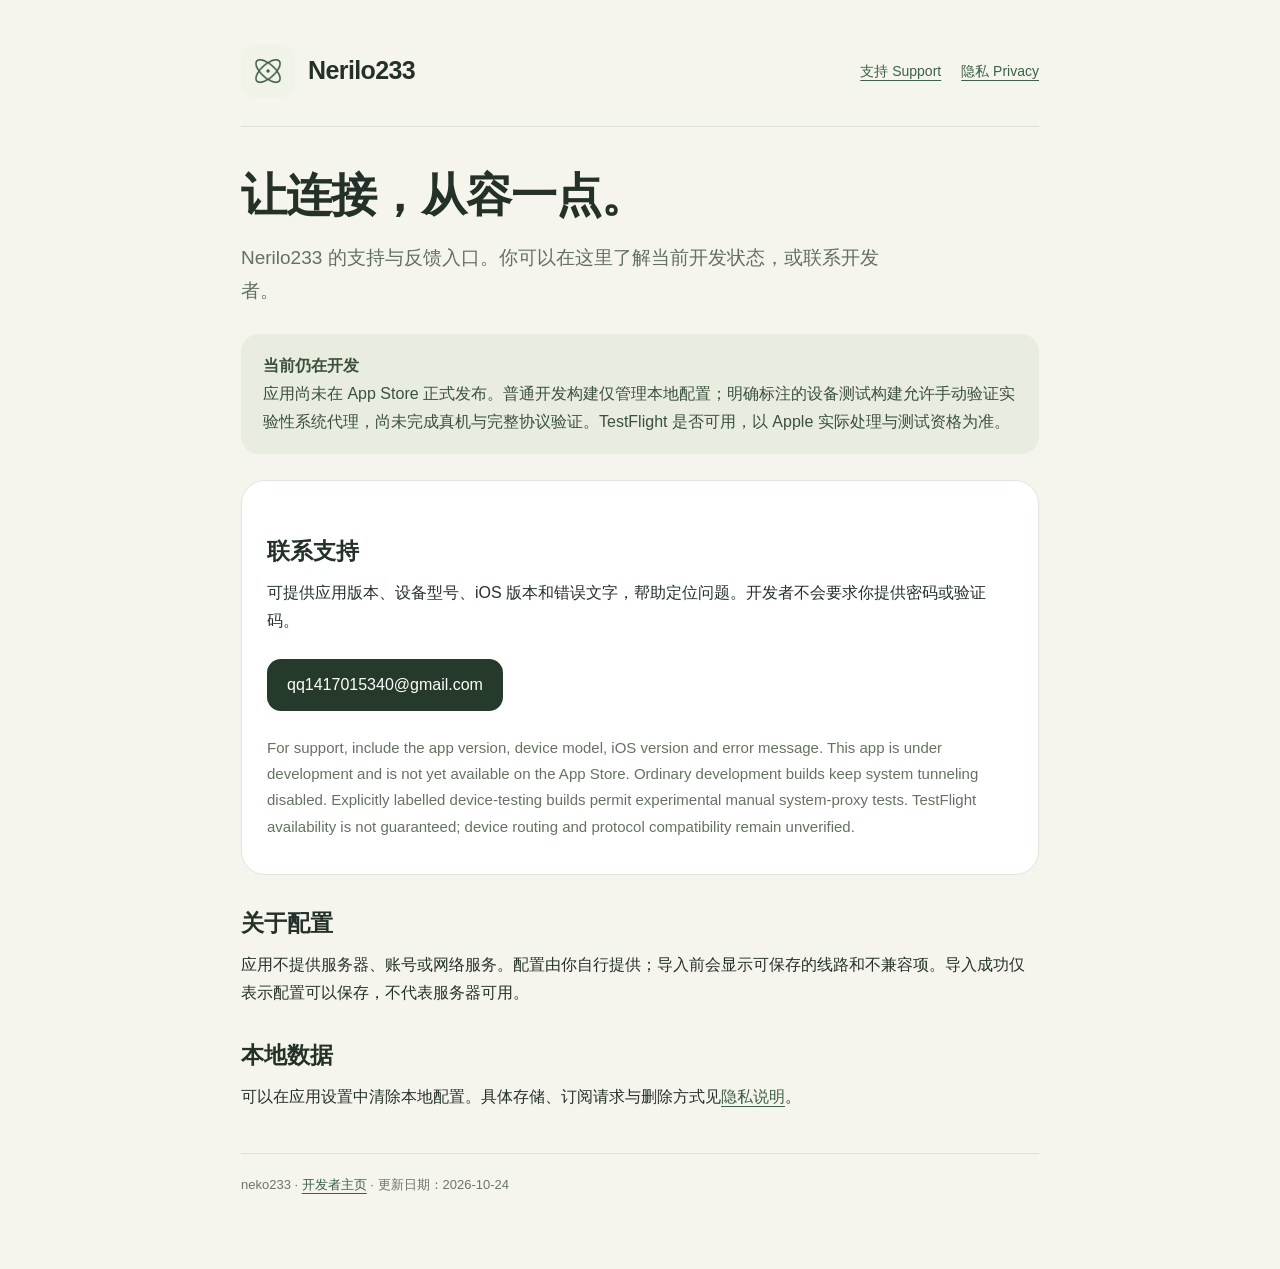
<file: nerilo233/index.html>
<!doctype html><html lang="zh-Hans"><head><meta charset="utf-8"><meta name="viewport" content="width=device-width,initial-scale=1"><meta name="color-scheme" content="light"><title>支持 Support · Nerilo233</title><link rel="icon" href="icon.png"><link rel="stylesheet" href="style.css"></head><body><main><nav><img src="icon.png" width="54" height="54" alt="Nerilo233 几何轨道标志"><strong>Nerilo233</strong><div class="links"><a href="./">支持 Support</a><a href="privacy.html">隐私 Privacy</a></div></nav><h1>让连接，从容一点。</h1><p class="intro">Nerilo233 的支持与反馈入口。你可以在这里了解当前开发状态，或联系开发者。</p><div class="notice"><strong>当前仍在开发</strong><br>应用尚未在 App Store 正式发布。普通开发构建仅管理本地配置；明确标注的设备测试构建允许手动验证实验性系统代理，尚未完成真机与完整协议验证。TestFlight 是否可用，以 Apple 实际处理与测试资格为准。</div><section class="card"><h2>联系支持</h2><p>可提供应用版本、设备型号、iOS 版本和错误文字，帮助定位问题。开发者不会要求你提供密码或验证码。</p><a class="contact" href="mailto:qq1417015340@gmail.com?subject=Nerilo233%20Support">qq1417015340@gmail.com</a><p class="english" lang="en">For support, include the app version, device model, iOS version and error message. This app is under development and is not yet available on the App Store. Ordinary development builds keep system tunneling disabled. Explicitly labelled device-testing builds permit experimental manual system-proxy tests. TestFlight availability is not guaranteed; device routing and protocol compatibility remain unverified.</p></section><section><h2>关于配置</h2><p>应用不提供服务器、账号或网络服务。配置由你自行提供；导入前会显示可保存的线路和不兼容项。导入成功仅表示配置可以保存，不代表服务器可用。</p><h2>本地数据</h2><p>可以在应用设置中清除本地配置。具体存储、订阅请求与删除方式见<a href="privacy.html">隐私说明</a>。</p></section><footer>neko233 · <a href="https://github.com/neko233-com">开发者主页</a> · 更新日期：2026-10-24</footer></main></body></html>
</file>
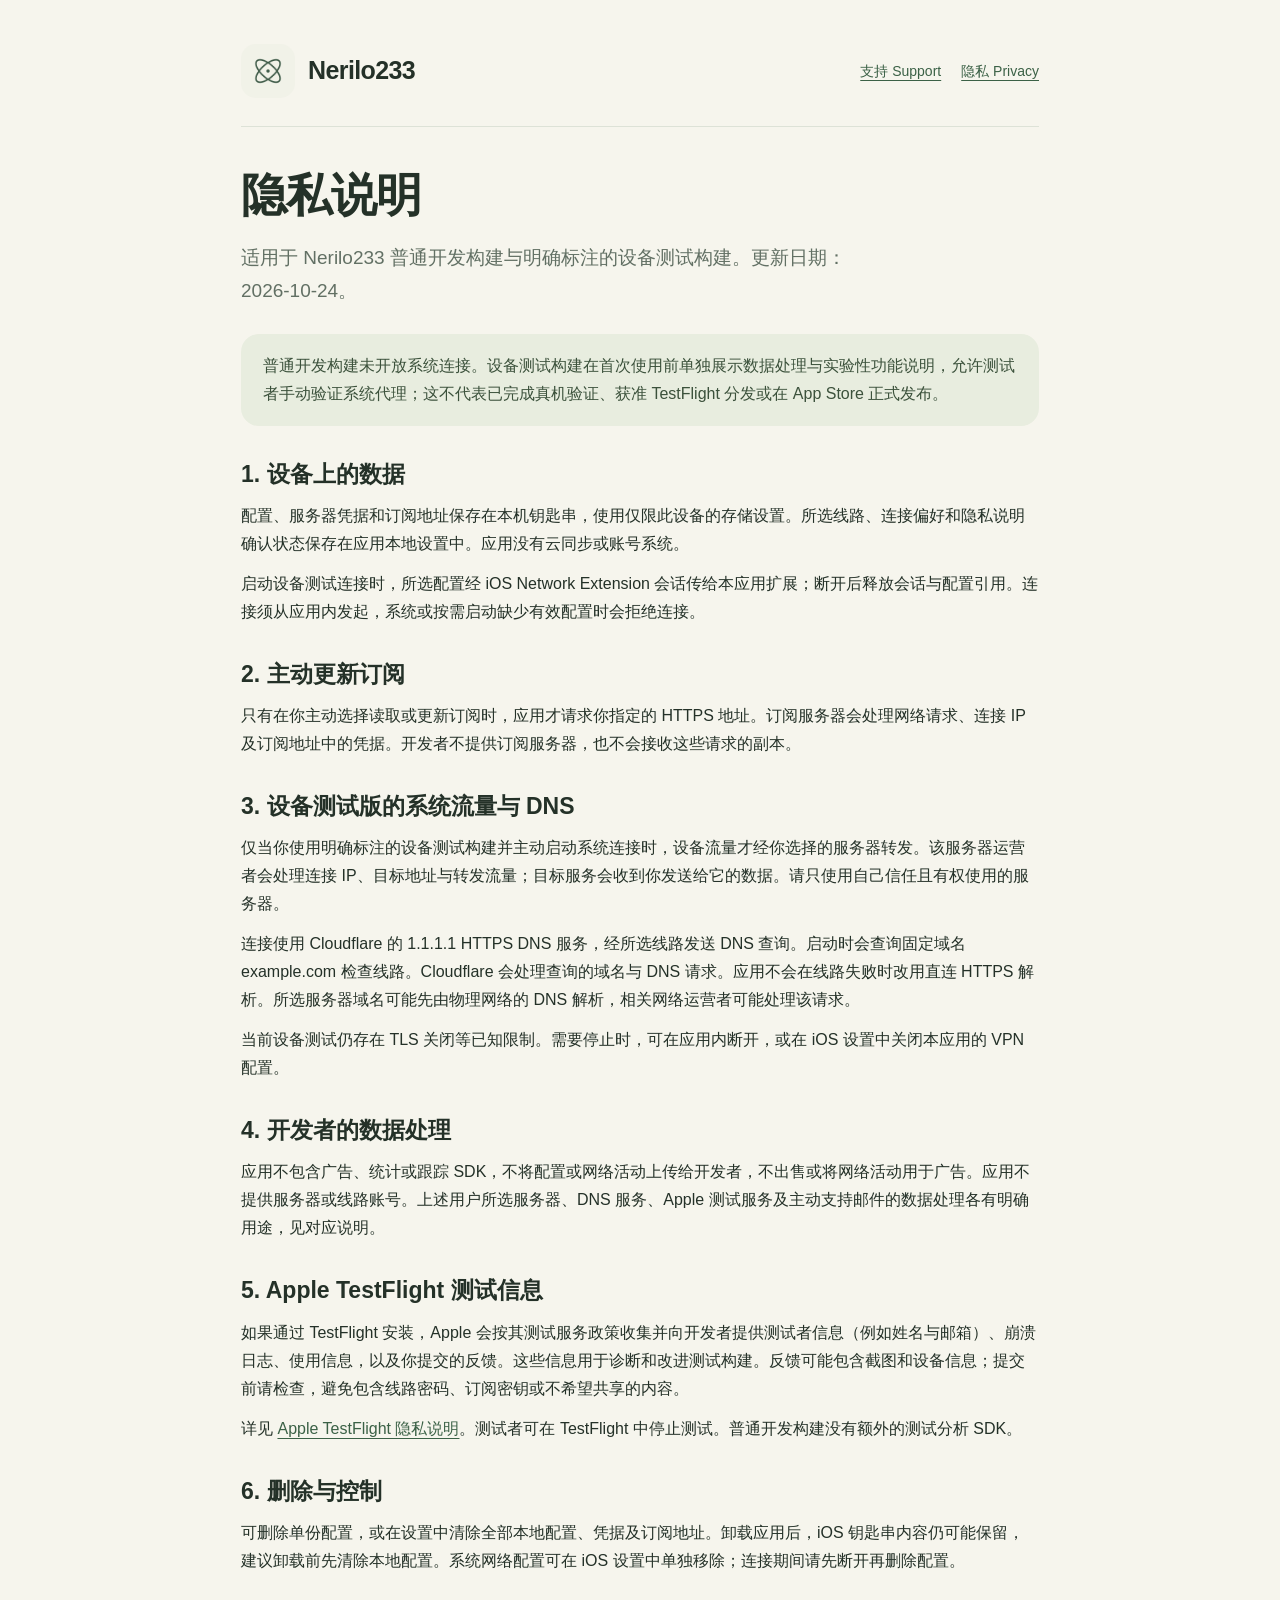
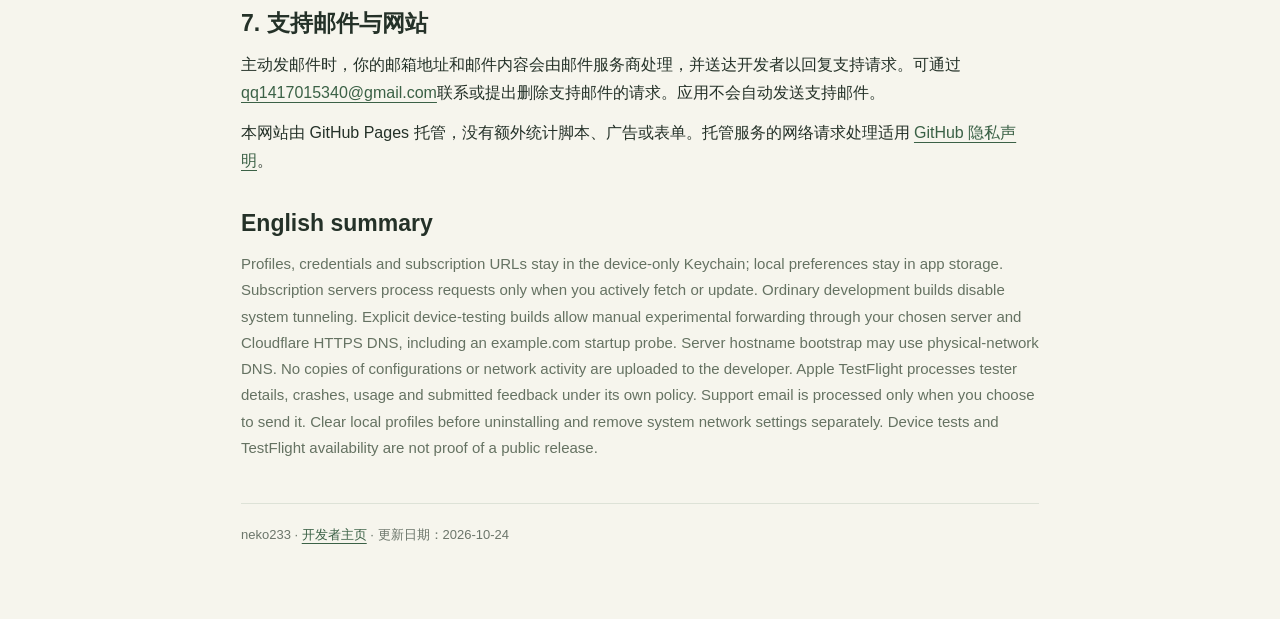
<file: nerilo233/privacy.html>
<!doctype html>
<html lang="zh-Hans"><head><meta charset="utf-8"><meta name="viewport" content="width=device-width,initial-scale=1"><meta name="color-scheme" content="light"><title>隐私说明 Privacy · Nerilo233</title><link rel="icon" href="icon.png"><link rel="stylesheet" href="style.css"></head>
<body><main><nav><img src="icon.png" width="54" height="54" alt="Nerilo233 几何轨道标志"><strong>Nerilo233</strong><div class="links"><a href="./">支持 Support</a><a href="privacy.html">隐私 Privacy</a></div></nav>
<h1>隐私说明</h1><p class="intro">适用于 Nerilo233 普通开发构建与明确标注的设备测试构建。更新日期：2026-10-24。</p>
<div class="notice">普通开发构建未开放系统连接。设备测试构建在首次使用前单独展示数据处理与实验性功能说明，允许测试者手动验证系统代理；这不代表已完成真机验证、获准 TestFlight 分发或在 App Store 正式发布。</div>
<h2>1. 设备上的数据</h2><p>配置、服务器凭据和订阅地址保存在本机钥匙串，使用仅限此设备的存储设置。所选线路、连接偏好和隐私说明确认状态保存在应用本地设置中。应用没有云同步或账号系统。</p><p>启动设备测试连接时，所选配置经 iOS Network Extension 会话传给本应用扩展；断开后释放会话与配置引用。连接须从应用内发起，系统或按需启动缺少有效配置时会拒绝连接。</p>
<h2>2. 主动更新订阅</h2><p>只有在你主动选择读取或更新订阅时，应用才请求你指定的 HTTPS 地址。订阅服务器会处理网络请求、连接 IP 及订阅地址中的凭据。开发者不提供订阅服务器，也不会接收这些请求的副本。</p>
<h2>3. 设备测试版的系统流量与 DNS</h2><p>仅当你使用明确标注的设备测试构建并主动启动系统连接时，设备流量才经你选择的服务器转发。该服务器运营者会处理连接 IP、目标地址与转发流量；目标服务会收到你发送给它的数据。请只使用自己信任且有权使用的服务器。</p><p>连接使用 Cloudflare 的 1.1.1.1 HTTPS DNS 服务，经所选线路发送 DNS 查询。启动时会查询固定域名 example.com 检查线路。Cloudflare 会处理查询的域名与 DNS 请求。应用不会在线路失败时改用直连 HTTPS 解析。所选服务器域名可能先由物理网络的 DNS 解析，相关网络运营者可能处理该请求。</p><p>当前设备测试仍存在 TLS 关闭等已知限制。需要停止时，可在应用内断开，或在 iOS 设置中关闭本应用的 VPN 配置。</p>
<h2>4. 开发者的数据处理</h2><p>应用不包含广告、统计或跟踪 SDK，不将配置或网络活动上传给开发者，不出售或将网络活动用于广告。应用不提供服务器或线路账号。上述用户所选服务器、DNS 服务、Apple 测试服务及主动支持邮件的数据处理各有明确用途，见对应说明。</p>
<h2>5. Apple TestFlight 测试信息</h2><p>如果通过 TestFlight 安装，Apple 会按其测试服务政策收集并向开发者提供测试者信息（例如姓名与邮箱）、崩溃日志、使用信息，以及你提交的反馈。这些信息用于诊断和改进测试构建。反馈可能包含截图和设备信息；提交前请检查，避免包含线路密码、订阅密钥或不希望共享的内容。</p><p>详见 <a href="https://www.apple.com/legal/privacy/data/en/test-flight/">Apple TestFlight 隐私说明</a>。测试者可在 TestFlight 中停止测试。普通开发构建没有额外的测试分析 SDK。</p>
<h2>6. 删除与控制</h2><p>可删除单份配置，或在设置中清除全部本地配置、凭据及订阅地址。卸载应用后，iOS 钥匙串内容仍可能保留，建议卸载前先清除本地配置。系统网络配置可在 iOS 设置中单独移除；连接期间请先断开再删除配置。</p>
<h2>7. 支持邮件与网站</h2><p>主动发邮件时，你的邮箱地址和邮件内容会由邮件服务商处理，并送达开发者以回复支持请求。可通过 <a href="mailto:qq1417015340@gmail.com?subject=Nerilo233%20Privacy">qq1417015340@gmail.com</a>联系或提出删除支持邮件的请求。应用不会自动发送支持邮件。</p><p>本网站由 GitHub Pages 托管，没有额外统计脚本、广告或表单。托管服务的网络请求处理适用 <a href="https://docs.github.com/en/site-policy/privacy-policies/github-general-privacy-statement">GitHub 隐私声明</a>。</p>
<h2 lang="en">English summary</h2><p class="english" lang="en">Profiles, credentials and subscription URLs stay in the device-only Keychain; local preferences stay in app storage. Subscription servers process requests only when you actively fetch or update. Ordinary development builds disable system tunneling. Explicit device-testing builds allow manual experimental forwarding through your chosen server and Cloudflare HTTPS DNS, including an example.com startup probe. Server hostname bootstrap may use physical-network DNS. No copies of configurations or network activity are uploaded to the developer. Apple TestFlight processes tester details, crashes, usage and submitted feedback under its own policy. Support email is processed only when you choose to send it. Clear local profiles before uninstalling and remove system network settings separately. Device tests and TestFlight availability are not proof of a public release.</p>
<footer>neko233 · <a href="https://github.com/neko233-com">开发者主页</a> · 更新日期：2026-10-24</footer></main></body></html>
</file>
<file: nerilo233/style.css>
*{box-sizing:border-box}body{margin:0;background:#f6f5ed;color:#243128;font:16px/1.75 -apple-system,BlinkMacSystemFont,"Segoe UI",sans-serif}a{color:#3b6146;text-underline-offset:4px}main{max-width:850px;margin:auto;padding:44px 26px 72px}nav{display:flex;align-items:center;gap:13px;padding-bottom:28px;border-bottom:1px solid #dde2d7}nav img{width:54px;height:54px;border-radius:15px}nav strong{font-size:25px;letter-spacing:-.6px}nav .links{margin-left:auto;display:flex;gap:20px;font-size:14px}h1{font-size:clamp(32px,6vw,46px);font-weight:600;line-height:1.22;letter-spacing:-1px;margin:40px 0 18px}h2{font-size:23px;font-weight:600;line-height:1.4;margin:32px 0 12px}p{margin:12px 0}.intro{font-size:19px;color:#627064;max-width:640px}.notice{padding:18px 22px;background:#e8eddf;border-radius:18px;margin:26px 0;color:#3b513b}.card{padding:22px 25px;margin:24px 0;background:#fff;border:1px solid #e0e6dc;border-radius:24px}.contact{display:inline-block;background:#263a2b;color:#fff;border-radius:14px;padding:12px 20px;text-decoration:none;margin:12px 0;overflow-wrap:anywhere}li{margin:8px 0}footer{margin-top:42px;padding-top:20px;border-top:1px solid #dde2d7;font-size:13px;color:#6b756a}.english{font-size:15px;color:#657262}code{background:#e9ede3;border-radius:5px;padding:2px 5px;font-size:.9em}@media(max-width:530px){main{padding:24px 20px 48px}nav{flex-wrap:wrap;gap:10px}nav strong{font-size:23px}nav .links{width:100%;margin-left:0;padding-top:6px}h1{margin-top:30px}.card{padding:18px 20px}}
</file>
